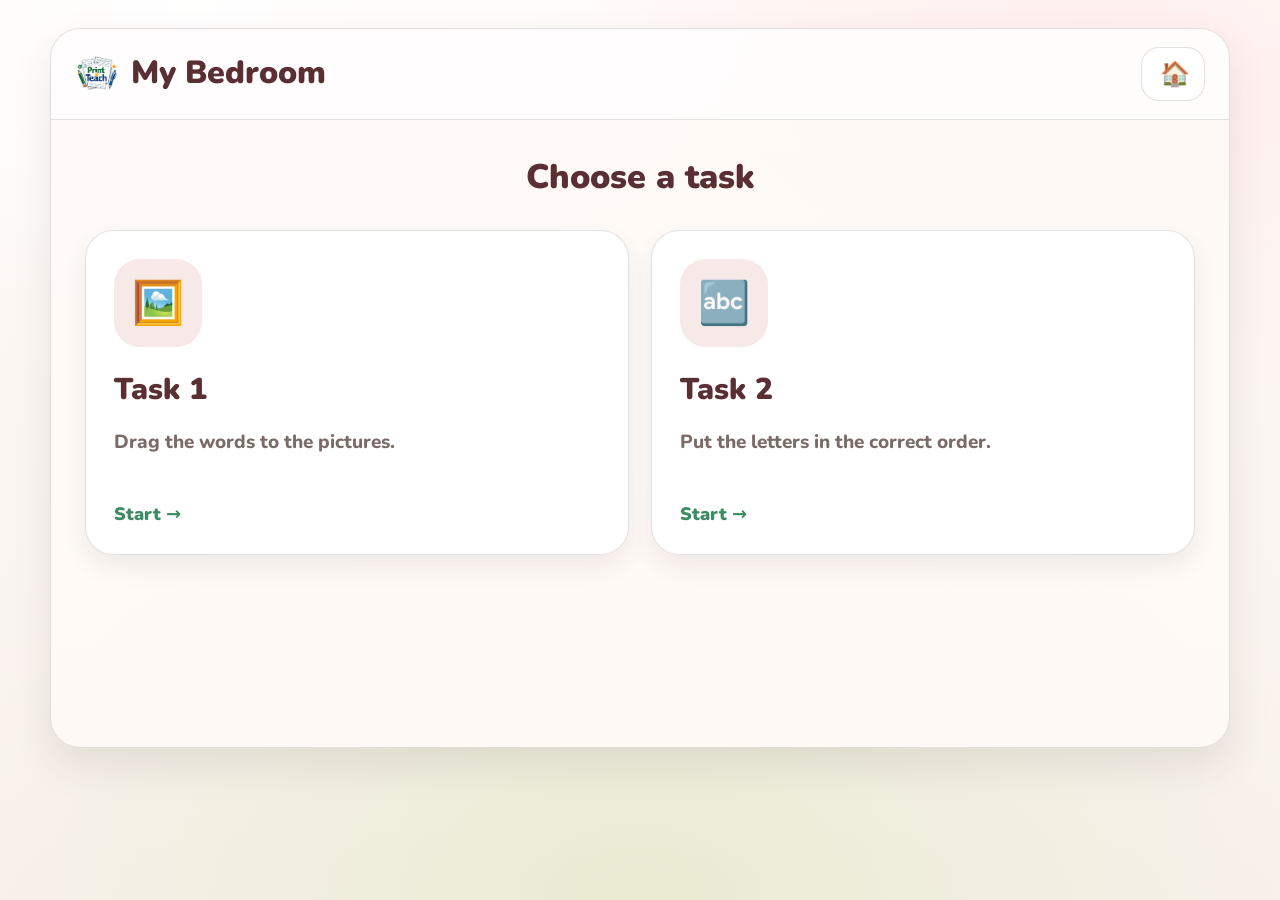
<file: bedroom/index.html>
<!DOCTYPE html>
<html lang="en">
<head>
  <meta charset="UTF-8">
  <meta name="viewport" content="width=device-width, initial-scale=1.0">
  <title>My Bedroom | Online Bonus</title>

  <link rel="preconnect" href="https://fonts.googleapis.com">
  <link rel="preconnect" href="https://fonts.gstatic.com" crossorigin>
  <link href="https://fonts.googleapis.com/css2?family=Nunito:wght@600;700;800;900&display=swap" rel="stylesheet">

  <link rel="stylesheet" href="style.css">
</head>

<body>
  <div class="wrap">
    <div class="app">

   <header>

  <div class="brand">
    <img src="images/avatar.png" alt="Print & Teach">

    <div>
      <h1>My Bedroom</h1>
      <p></p>
    </div>

  </div>

  <button class="homeBtn" id="homeBtn" type="button">🏠</button>

</header>

      <main id="main"></main>

    </div>
  </div>

  <script src="script.js"></script>
</body>
</html>
</file>
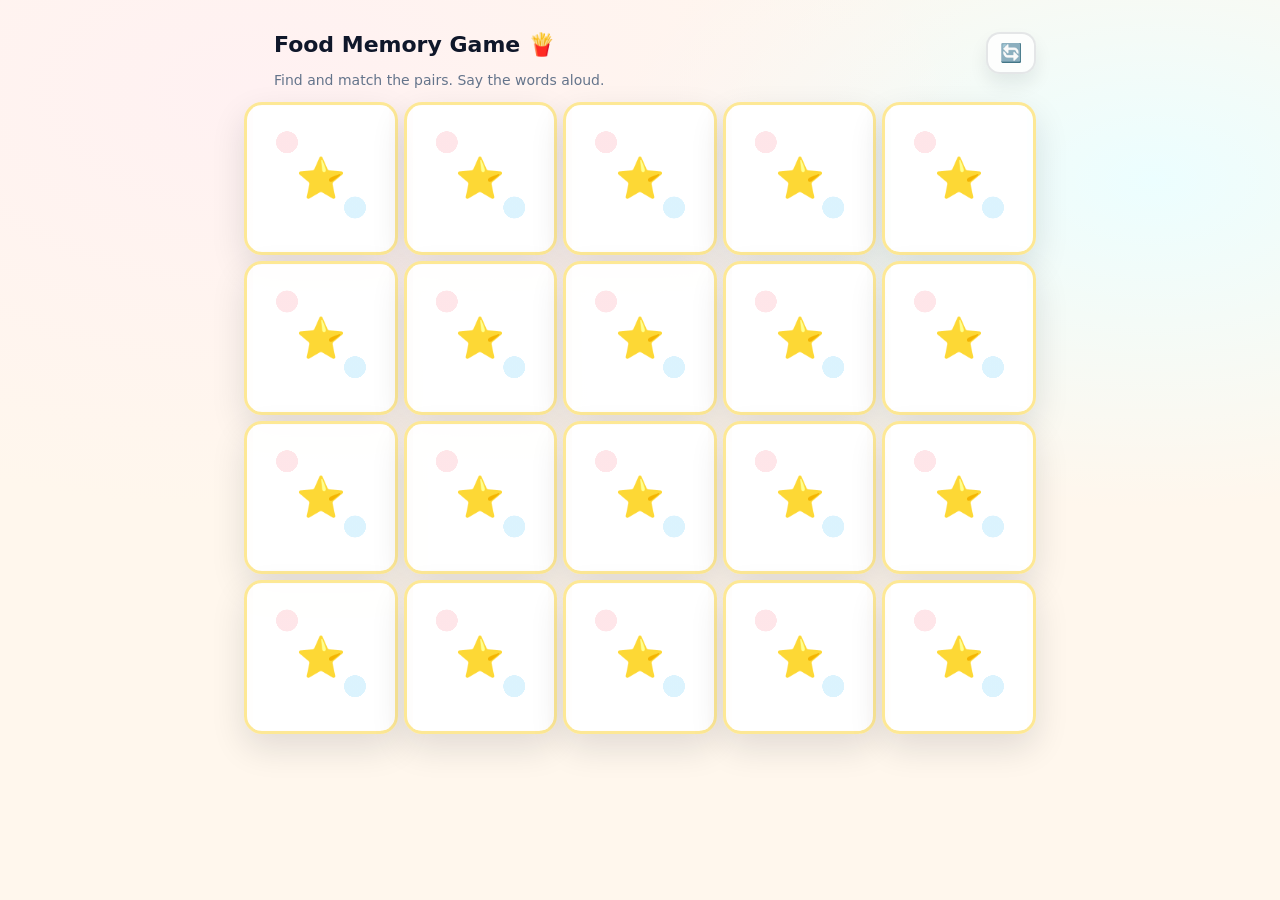
<file: food-memory/index.html>
<!doctype html>
<html lang="ru">
<head>
  <meta charset="utf-8" />
  <meta name="viewport" content="width=device-width,initial-scale=1" />
  <title>Memory • Food</title>
  <link rel="stylesheet" href="style.css" />
</head>

<body>
  <div class="wrap">
    <header class="top">
      <div class="title">
       
        <div>
          <h1>Food Memory Game 🍟</h1>
          <div class="hint">Find and match the pairs. Say the words aloud.</div>
        </div>
      </div>

      <div class="actions">
        <button class="btn" id="restartBtn">🔄</button>
      </div>
    </header>

    <main>
      <div class="grid" id="grid" aria-label="Игра мемори"></div>
    </main>

    <div class="win" id="win" hidden>
      <div class="winCard" role="dialog" aria-modal="true">
        <div class="winTitle">🎉 Great!</div>
        <div class="winText"></div>
        <button class="btn big" id="playAgainBtn">Play again</button>
      </div>
    </div>
  </div>

  <script src="script.js"></script>
</body>
</html>
</file>
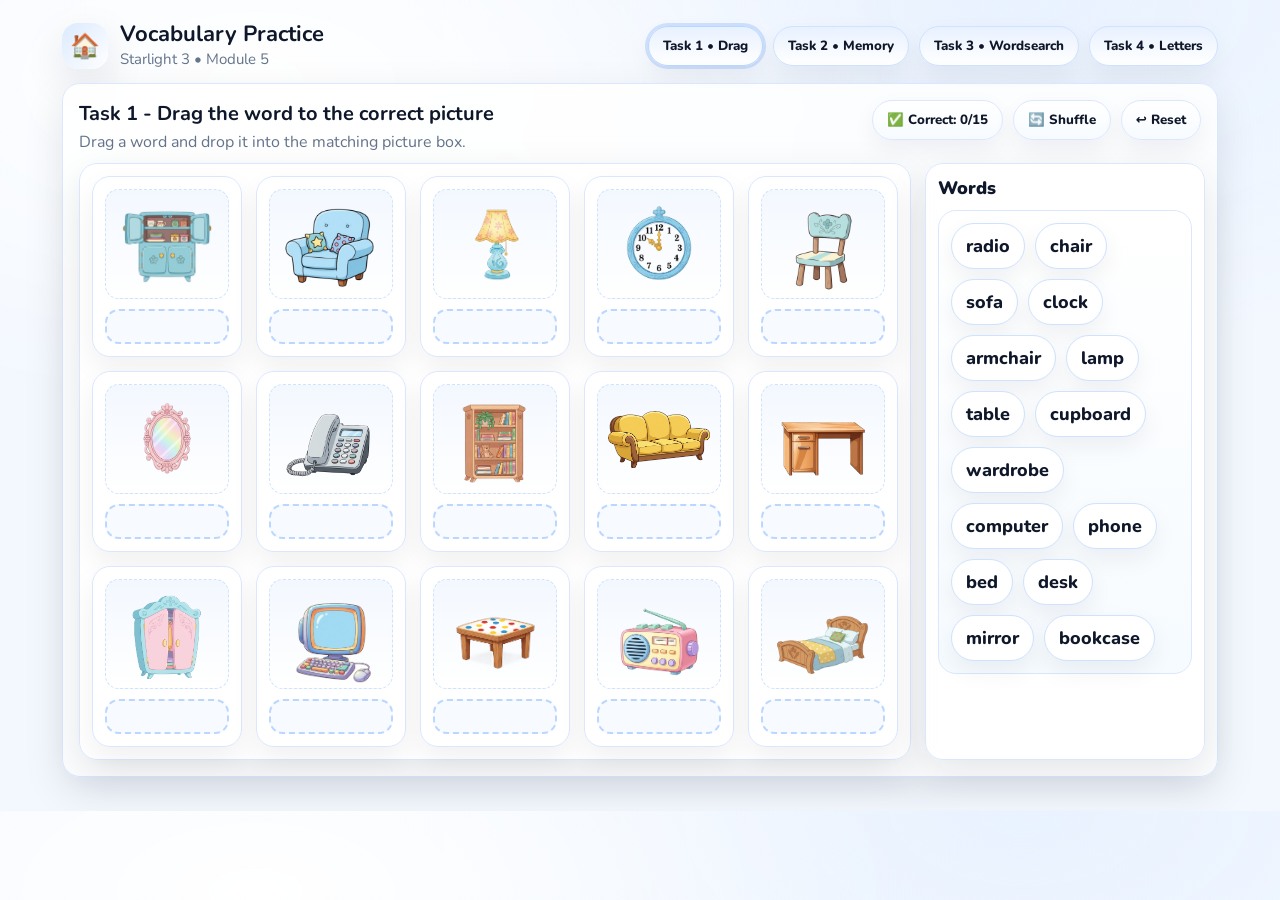
<file: furniture/index.html>
<!doctype html>
<html lang="en">
<head>
  <meta charset="utf-8" />
  <meta name="viewport" content="width=device-width,initial-scale=1" />
  <title>Starlight 3 • Module 5 • Where’s Alvin? • Mini Site</title>

  <link rel="preconnect" href="https://fonts.googleapis.com">
  <link rel="preconnect" href="https://fonts.gstatic.com" crossorigin>
  <link href="https://fonts.googleapis.com/css2?family=Nunito:wght@400;700;800&display=swap" rel="stylesheet">

  <style>
    :root{
      --bg:#f3f8ff;
      --card:#ffffff;
      --ink:#0f172a;
      --muted:#64748b;
      --line:#dbe7ff;
      --accent:#3b82f6;
      --good:#22c55e;
      --bad:#ef4444;
      --soft:#eef5ff;
      --shadow: 0 14px 40px rgba(15,23,42,.10);
      --radius:18px;
      --font: "Nunito", system-ui, -apple-system, Segoe UI, Roboto, Arial, sans-serif;
      --fs:18px;
    }

    *{box-sizing:border-box}

    html, body{ overflow-x:hidden; } /* ✅ убрали правый скролл */

    body{
      margin:0;
      font-family:var(--font);
      font-size:var(--fs);
      color:var(--ink);
      background:
        radial-gradient(1000px 500px at 20% 10%, #ffffff 0%, rgba(255,255,255,0) 65%),
        radial-gradient(900px 500px at 80% 0%, #e9f2ff 0%, rgba(233,242,255,0) 70%),
        var(--bg);
      -webkit-user-select:none;
      user-select:none;
    }

    .wrap{max-width:1200px;margin:0 auto;padding:22px}
    header{
      display:flex;gap:14px;align-items:center;justify-content:space-between;flex-wrap:wrap;
      margin-bottom:14px;
    }
    .title{display:flex;gap:12px;align-items:center;}
    .badge{
      width:46px;height:46px;border-radius:16px;background:linear-gradient(135deg,#dbeafe,#fff);
      display:grid;place-items:center;box-shadow:var(--shadow);
      font-size:24px;
    }
    h1{margin:0;font-size:22px;line-height:1.15}
    .sub{margin:2px 0 0;color:var(--muted);font-size:15px}

    .topbar{display:flex;gap:10px;align-items:center;flex-wrap:wrap;}

    .btn{
      border:1px solid var(--line);
      background:linear-gradient(180deg,#ffffff,#f7fbff);
      color:var(--ink);
      border-radius:999px;
      padding:10px 14px;
      font-family:var(--font);
      font-weight:800;
      cursor:pointer;
      box-shadow:0 10px 24px rgba(15,23,42,.06);
      transition:transform .08s ease, box-shadow .2s ease, border-color .2s ease;
      user-select:none;
      white-space:nowrap;
    }
    .btn:hover{transform:translateY(-1px);box-shadow:0 14px 30px rgba(15,23,42,.10);border-color:#c8dcff}
    .btn:active{transform:translateY(0)}
    .btn.primary{background:linear-gradient(180deg,#e8f1ff,#ffffff);border-color:#cfe2ff;}
    .btn.active{outline:3px solid rgba(59,130,246,.20);border-color:#bcd7ff;}
    .btn.good{border-color:rgba(34,197,94,.35); background:linear-gradient(180deg,#eafff2,#ffffff)}
    .btn.bad{border-color:rgba(239,68,68,.35); background:linear-gradient(180deg,#ffecec,#ffffff)}

    .panel{
      background:rgba(255,255,255,.8);
      border:1px solid var(--line);
      border-radius:var(--radius);
      box-shadow:var(--shadow);
      padding:16px;
      backdrop-filter: blur(6px);
    }

    .row{display:grid;gap:14px}
    .row.two{grid-template-columns: 1fr 280px;}
    @media (max-width: 980px){ .row.two{grid-template-columns:1fr} }

    .task{display:none}
    .task.active{display:block}

    .taskhead{
      display:flex;justify-content:space-between;gap:12px;align-items:flex-start;flex-wrap:wrap;
      margin-bottom:10px;
    }
    .taskhead h2{margin:0;font-size:20px}
    .hint{color:var(--muted);font-size:16px;margin:4px 0 0}

    /* ===== Task 1: chips ===== */
    .chips{
      display:flex;
      gap:10px;
      flex-wrap:wrap;
      align-items:flex-start;
      align-content:flex-start;
      padding:12px;
      background:linear-gradient(180deg,#ffffff,#f6fbff);
      border:1px solid var(--line);
      border-radius:var(--radius);
      min-height:70px;
    }

    .chip{
      border:1px solid #cfe2ff;
      background:#fff;
      border-radius:999px;
      padding:10px 14px;
      font-weight:800;
      cursor:grab;
      box-shadow:0 10px 24px rgba(15,23,42,.06);
      user-select:none;
      transition:transform .08s ease, border-color .2s ease;
    }
    .chip:active{cursor:grabbing;transform:scale(.98)}
    .chip.used{opacity:.45;cursor:not-allowed;text-decoration:line-through;}
    .chip.correct{border-color:rgba(34,197,94,.55); background:#f0fff5}
    .chip.wrong{border-color:rgba(239,68,68,.55); background:#fff1f1}

    .grid15{display:grid;grid-template-columns:repeat(5, minmax(150px, 1fr));gap:14px;}
    @media (max-width: 980px){ .grid15{grid-template-columns:repeat(3, minmax(140px, 1fr));} }
    @media (max-width: 520px){ .grid15{grid-template-columns:repeat(2, minmax(140px, 1fr));} }

    .piccard{
      background:#fff;
      border:1px solid var(--line);
      border-radius:var(--radius);
      box-shadow:0 12px 28px rgba(15,23,42,.06);
      padding:12px;
      display:grid;
      gap:10px;
      align-content:start;
      min-height:145px;
    }
    .pic{
      width:100%;
      border-radius:14px;
      background:linear-gradient(180deg,#f3f8ff,#ffffff);
      border:1px dashed #cfe2ff;
      height:110px;
      display:grid;
      place-items:center;
      overflow:hidden;
    }
    .pic img{
      width:100%;
      height:95%;
      object-fit:contain;
      padding:10px;
    }

    .drop{
      border-radius:14px;
      border:2px dashed #bcd7ff;
      background:#f7fbff;
      padding:8px;
      min-height:35px;
      display:grid;
      place-items:center;
      font-weight:800;
      color:var(--muted);
      transition:border-color .2s ease, background .2s ease;
    }
    .drop.over{border-color:var(--accent); background:#eef6ff; color:var(--ink)}
    .drop.filled{border-style:solid; border-color:rgba(34,197,94,.45); background:#f0fff5; color:var(--ink)}
    .drop.bad{border-style:solid; border-color:rgba(239,68,68,.45); background:#fff1f1; color:var(--ink)}

    .stats{display:flex;gap:10px;flex-wrap:wrap;align-items:center;color:var(--muted);font-weight:800;}
    .pill{
      background:#fff;
      border:1px solid var(--line);
      border-radius:999px;
      padding:9px 12px;
      box-shadow:0 10px 24px rgba(15,23,42,.06);
    }

    /* ===== Task 2: Memory ===== */
    .memgrid{
      display:grid;
      grid-template-columns:repeat(4, minmax(130px, 1fr));
      gap:14px;
    }
    @media (max-width: 980px){ .memgrid{grid-template-columns:repeat(4, minmax(110px, 1fr));} }
    @media (max-width: 520px){ .memgrid{grid-template-columns:repeat(3, minmax(110px, 1fr));} }

    .mcard{
      border-radius:18px;
      border:1px solid var(--line);
      background:#fff;
      min-height:110px;
      display:grid;
      place-items:center;
      cursor:pointer;
      box-shadow:0 12px 28px rgba(15,23,42,.06);
      position:relative;
      overflow:hidden;
      user-select:none;
      font-weight:900;
      transition:transform .08s ease, box-shadow .2s ease;
    }
    .mcard:hover{transform:translateY(-1px);box-shadow:0 16px 34px rgba(15,23,42,.10)}
    .mcard:active{transform:translateY(0)}

    .mcard .front, .mcard .back{
      position:absolute;
      inset:0;
      display:flex;
      align-items:center;
      justify-content:center;
      padding:10px;
      overflow:hidden;
    }

    .mcard .back{
      background:linear-gradient(180deg,#ffffff,#f6fbff);
      color:var(--ink);
      font-size:34px;
    }
    .mcard .front{
      opacity:0;
      background:linear-gradient(180deg,#ffffff,#ffffff);
      font-size:28px;
      text-align:center;
      font-weight:900;
    }
    .mcard .front img{
      max-width: 90%;
      max-height: 90%;
      object-fit: contain;
      display: block;
      margin: 0 auto;
    }
    .mcard.revealed .front{opacity:1}
    .mcard.revealed .back{opacity:0}
    .mcard.matched{
      border-color:rgba(34,197,94,.55);
      background:#f0fff5;
      box-shadow:0 14px 32px rgba(34,197,94,.15);
      cursor:default;
    }

    /* ===== Task 3: Wordsearch ===== */
    .ws{
      display:grid;
      grid-template-columns: minmax(0, 1fr) 360px;
      gap:12px;
      align-items:stretch;
    }
    @media (max-width: 980px){ .ws{grid-template-columns:1fr} }

    .board{
      background:#fff;
      border:1px solid var(--line);
      border-radius:var(--radius);
      padding:10px;
      box-shadow:0 12px 28px rgba(15,23,42,.06);
      height:100%;
      display:flex;
      flex-direction:column;
      min-width:0;
    }

    .boardgrid{
      --cell: 34px;
      display:grid;
      grid-template-columns: repeat(var(--n), var(--cell));
      gap:5px;
      justify-content:center;
    }

    .cell{
      width:var(--cell);
      height:var(--cell);
      border-radius:12px;
      border:2px solid #cfe2ff;
      background:#f7fbff;
      font-weight:900;
      display:grid;
      place-items:center;
      cursor:pointer;
      user-select:none;
      transition:transform .05s ease, background .15s ease, border-color .15s ease;
    }
    .cell:hover{transform:translateY(-1px)}
    .cell.good{background:#eafff2;border-color:rgba(34,197,94,.55)}
    .cell.locked{background:#eafff2;border-color:rgba(34,197,94,.55); cursor:default}
    .cell.bad{background:#ffecec;border-color:rgba(239,68,68,.55)}

    .wlist{
      background:#fff;
      border:1px solid var(--line);
      border-radius:var(--radius);
      padding:14px;
      box-shadow:0 12px 28px rgba(15,23,42,.06);
      height:100%;
      display:flex;
      flex-direction:column;
      min-width:0;
    }
    .wlist h3{margin:0 0 10px}

    #wsWords{
      display:grid;
      grid-template-columns: repeat(2, 1fr);
      gap:10px 12px;
      align-content:start;
      margin-top:6px;
    }

    #wsWords .wordbtn{
      width:100%;
      text-align:center;
      border:1px solid var(--line);
      background:linear-gradient(180deg,#ffffff,#f7fbff);
      border-radius:16px;
      padding:12px 12px;
      font-weight:900;
      font-size:18px;
      line-height:1.05;
      cursor:pointer;
      margin:0;
      box-shadow:0 10px 24px rgba(15,23,42,.06);
      transition:transform .08s ease, box-shadow .2s ease, border-color .2s ease;
    }
    #wsWords .wordbtn:hover{transform:translateY(-1px);box-shadow:0 14px 30px rgba(15,23,42,.10);border-color:#c8dcff}
    #wsWords .wordbtn:active{transform:translateY(0)}
   #wsWords .wordbtn.active{
  border-color:#2563eb;               /* насыщенный синий */
  outline:4px solid #93c5fd;          /* яркая внешняя рамка */
  background:linear-gradient(180deg,#e0edff,#ffffff);
  box-shadow:
    0 0 0 4px rgba(37,99,235,.25),
    0 14px 30px rgba(37,99,235,.20);
}

    #wsWords .wordbtn.found{background:linear-gradient(180deg,#eafff2,#ffffff); border-color:rgba(34,197,94,.55)}

    .smallmuted{color:var(--muted);margin:8px 0 0}

    .footnote{
      color:var(--muted);
      font-size:14px;
      margin-top:12px;
    }
    #soundBtn{ display:none; }

    /* ===== Task 4: Letters (bigger + bold) ===== */
    .t4-letter{
      width:64px;
      height:64px;
      border-radius:16px;
      border:2px solid #cfe2ff;
      background:#eef5ff;
      display:grid;
      place-items:center;

      font-weight:900;
      font-size:28px;
      line-height:1;
      letter-spacing:0.5px;

      cursor:grab;
      user-select:none;
    }

    .t4-slot{
      width:64px;
      height:64px;
      border-radius:16px;

      border:2px dashed #bcd7ff;
      background:#f7fbff;

      font-weight:900;
      font-size:28px;
      line-height:1;
      display:grid;
      place-items:center;
      user-select:none;
    }
  </style>
</head>

<body>
  <div class="wrap">
    <header>
      <div class="title">
        <div class="badge">🏠</div>
        <div>
          <h1>Vocabulary Practice</h1>
          <div class="sub">Starlight 3 • Module 5</div>
        </div>
      </div>

      <div class="topbar">
        <button class="btn primary active" data-tab="task1">Task 1 • Drag</button>
        <button class="btn primary" data-tab="task2">Task 2 • Memory</button>
        <button class="btn primary" data-tab="task3">Task 3 • Wordsearch</button>
        <button class="btn primary" data-tab="task4">Task 4 • Letters</button>
        <button class="btn" id="soundBtn" title="Sound on/off">🔊 Sound: ON</button>
      </div>
    </header>

    <!-- TASK 1 -->
    <section id="task1" class="task active">
      <div class="panel">
        <div class="taskhead">
          <div>
            <h2>Task 1 - Drag the word to the correct picture</h2>
            <div class="hint">Drag a word and drop it into the matching picture box.</div>
          </div>
          <div class="stats">
            <button class="btn" id="t1Score">✅ Correct: <span id="t1Correct">0</span>/15</button>
            <button class="btn" id="t1Shuffle">🔄 Shuffle</button>
            <button class="btn" id="t1Reset">↩ Reset</button>
          </div>
        </div>

        <div class="row two">
          <div class="panel" style="padding:12px">
            <div class="grid15" id="t1Grid"></div>
          </div>

          <div class="panel" style="padding:12px">
            <div style="font-weight:900;margin:0 0 10px">Words</div>
            <div class="chips" id="t1Chips"></div>
            <div class="footnote"></div>
          </div>
        </div>
      </div>
    </section>

    <!-- TASK 2 -->
    <section id="task2" class="task">
      <div class="panel">
        <div class="taskhead">
          <div>
            <h2>Task 2 - Memory game (pictures + words)</h2>
            <div class="hint">Name the numbers. Click the cards. Find 8 pairs.</div>
          </div>
          <div class="stats">
            <button class="btn" id="t2Score">🎯 Progress: <span id="t2Prog">0</span>/8</button>
            <button class="btn" id="t2New">🎲 New game</button>
          </div>
        </div>

        <div class="panel" style="padding:12px">
          <div class="memgrid" id="t2Grid"></div>
        </div>
      </div>
    </section>

    <!-- TASK 3 -->
    <section id="task3" class="task">
      <div class="panel">
        <div class="taskhead">
          <div>
            <h2>Task 3 - Wordsearch</h2>
            <div class="hint">Click a word on the right, then click letters in order in the grid.</div>
          </div>
          <div class="stats">
            <button class="btn" id="t3Score">
              ⭐ Words found: <span id="t3Found">0</span>/<span id="t3Total">0</span>
            </button>
            <button class="btn" id="t3New">🧩 New grid</button>
          </div>
        </div>

        <div class="ws">
          <div class="board">
            <div class="boardgrid" id="wsGrid"></div>
            <div class="smallmuted" id="wsStatus">Choose a word → click letters.</div>
          </div>

          <div class="wlist">
            <h3>Words</h3>
            <div id="wsWords"></div>
            <div class="footnote"></div>
          </div>
        </div>
      </div>
    </section>

    <!-- TASK 4 -->
    <section id="task4" class="task">
      <div class="panel">
        <div class="taskhead">
          <div>
            <h2>Task 4 – Letters</h2>
            <div class="hint">Drag the letters to make the word.</div>
          </div>
          <div class="stats">
            <button class="btn" id="t4Score">⭐ 0 / 10</button>
          </div>
        </div>

        <div class="panel" style="Attached; padding:24px;text-align:center">
          <!-- picture -->
          <div style="margin-bottom:18px">
            <img id="t4Img" src="images/clock.png" alt="word" style="max-width:160px">
          </div>

          <!-- letters (JS fills) -->
          <div id="t4Letters" style="display:flex;gap:10px;justify-content:center;flex-wrap:wrap;margin-bottom:16px"></div>

          <!-- slots (JS fills) -->
          <div id="t4Slots" style="display:flex;gap:10px;justify-content:center;flex-wrap:wrap"></div>
        </div>
      </div>
    </section>

    <div class="footnote"></div>
  </div>

  <script>
    /***************
     * Sound (simple beeps)
     ***************/
    let SOUND_ON = true;
    const soundBtn = document.getElementById('soundBtn');
    soundBtn.addEventListener('click', () => {
      SOUND_ON = !SOUND_ON;
      soundBtn.textContent = SOUND_ON ? "🔊 Sound: ON" : "🔇 Sound: OFF";
      soundBtn.classList.toggle('good', SOUND_ON);
      soundBtn.classList.toggle('bad', !SOUND_ON);
    });

    function beep(freq=520, ms=90, type='sine', gain=0.05){
      if(!SOUND_ON) return;
      const AudioCtx = window.AudioContext || window.webkitAudioContext;
      if(!AudioCtx) return;
      const ctx = new AudioCtx();
      const o = ctx.createOscillator();
      const g = ctx.createGain();
      o.type = type;
      o.frequency.value = freq;
      g.gain.value = gain;
      o.connect(g); g.connect(ctx.destination);
      o.start();
      setTimeout(() => { o.stop(); ctx.close(); }, ms);
    }

    // ✅ УБРАЛИ “приятный/финальный гудок” полностью
    const sOk = () => {};
    const sBad = () => { beep(180,130,'sawtooth',0.04); };

    /***************
     * Tabs
     ***************/
    const tabs = [...document.querySelectorAll('[data-tab]')];
    const tasks = {
      task1: document.getElementById('task1'),
      task2: document.getElementById('task2'),
      task3: document.getElementById('task3'),
      task4: document.getElementById('task4'),
    };
    tabs.forEach(btn=>{
      btn.addEventListener('click',()=>{
        tabs.forEach(b=>b.classList.remove('active'));
        btn.classList.add('active');
        Object.values(tasks).forEach(s=>s.classList.remove('active'));
        tasks[btn.dataset.tab].classList.add('active');
      });
    });

    /***************
     * Shared helpers
     ***************/
    function shuffle(arr){
      const a = arr.slice();
      for(let i=a.length-1;i>0;i--){
        const j = Math.floor(Math.random()*(i+1));
        [a[i],a[j]]=[a[j],a[i]];
      }
      return a;
    }

    function escapeHtml(str){
      return String(str)
        .replaceAll("&","&amp;")
        .replaceAll("<","&lt;")
        .replaceAll(">","&gt;")
        .replaceAll('"',"&quot;")
        .replaceAll("'","&#039;");
    }

    /***************
     * Task 1 — Drag
     ***************/
    const vocab15 = [
      {id:'armchair', label:'armchair', img:'images/armchair.png'},
      {id:'bed', label:'bed', img:'images/bed.png'},
      {id:'bookcase', label:'bookcase', img:'images/bookcase.png'},
      {id:'desk', label:'desk', img:'images/desk.png'},
      {id:'chair', label:'chair', img:'images/chair.png'},
      {id:'clock', label:'clock', img:'images/clock.png'},
      {id:'computer', label:'computer', img:'images/computer.png'},
      {id:'cupboard', label:'cupboard', img:'images/cupboard.png'},
      {id:'lamp', label:'lamp', img:'images/lamp.png'},
      {id:'mirror', label:'mirror', img:'images/mirror.png'},
      {id:'phone', label:'phone', img:'images/phone.png'},
      {id:'radio', label:'radio', img:'images/radio.png'},
      {id:'sofa', label:'sofa', img:'images/sofa.png'},
      {id:'table', label:'table', img:'images/table.png'},
      {id:'wardrobe', label:'wardrobe', img:'images/wardrobe.png'},
    ];

    const t1Grid = document.getElementById('t1Grid');
    const t1Chips = document.getElementById('t1Chips');
    const t1CorrectEl = document.getElementById('t1Correct');
    let t1State = { correct:0, used:new Set() };

    function renderTask1(){
      t1Grid.innerHTML = '';
      t1Chips.innerHTML = '';
      t1State.correct = 0;
      t1State.used = new Set();
      t1CorrectEl.textContent = '0';

      const pics = shuffle(vocab15);
      const words = shuffle(vocab15);

      pics.forEach(item=>{
        const card = document.createElement('div');
        card.className = 'piccard';
        card.innerHTML = `
          <div class="pic" aria-label="${item.label}">
            <img src="${item.img}" alt="${item.label}" draggable="false">
          </div>
          <div class="drop" data-accept="${item.id}"></div>
        `;
        t1Grid.appendChild(card);
      });

      words.forEach(item=>{
        const chip = document.createElement('div');
        chip.className = 'chip';
        chip.draggable = true;
        chip.dataset.wordId = item.id;
        chip.textContent = item.label;
        chip.addEventListener('dragstart', (e)=>{
          if(chip.classList.contains('used')){ e.preventDefault(); return; }
          e.dataTransfer.setData('text/plain', item.id);
          chip.style.opacity = '0.6';
          setTimeout(()=>chip.style.opacity='', 120);
        });
        t1Chips.appendChild(chip);
      });

      [...document.querySelectorAll('.drop')].forEach(drop=>{
        drop.addEventListener('dragover', (e)=>{ e.preventDefault(); drop.classList.add('over'); });
        drop.addEventListener('dragleave', ()=> drop.classList.remove('over'));
        drop.addEventListener('drop', (e)=>{
          e.preventDefault();
          drop.classList.remove('over');
          if(drop.classList.contains('filled')) return;

          const got = e.dataTransfer.getData('text/plain');
          const need = drop.dataset.accept;

          const chip = [...t1Chips.querySelectorAll('.chip')].find(c=>c.dataset.wordId===got);
          if(!chip || chip.classList.contains('used')) return;

          if(got === need){
            drop.classList.remove('bad');
            drop.classList.add('filled');
            drop.textContent = chip.textContent;

            chip.classList.add('used','correct');
            t1State.used.add(got);

            t1State.correct++;
            t1CorrectEl.textContent = String(t1State.correct);
            sOk();
          }else{
            drop.classList.add('bad');
            chip.classList.add('wrong');
            sBad();
            setTimeout(()=>{
              drop.classList.remove('bad');
              chip.classList.remove('wrong');
            }, 450);
          }
        });
      });
    }

    document.getElementById('t1Shuffle').addEventListener('click', renderTask1);
    document.getElementById('t1Reset').addEventListener('click', renderTask1);

    /***************
     * Task 2 — Memory (8 pairs)
     ***************/
    const memPairs = [
      {id:'armchair', label:'armchair', img:'images/armchair.png'},
      {id:'bookcase', label:'bookcase', img:'images/bookcase.png'},
      {id:'cupboard', label:'cupboard', img:'images/cupboard.png'},
      {id:'computer', label:'computer', img:'images/computer.png'},
      {id:'lamp', label:'lamp', img:'images/lamp.png'},
      {id:'wardrobe', label:'wardrobe', img:'images/wardrobe.png'},
      {id:'mirror', label:'mirror', img:'images/mirror.png'},
      {id:'clock', label:'clock', img:'images/clock.png'},
    ];

    const t2Grid = document.getElementById('t2Grid');
    const t2Prog = document.getElementById('t2Prog');

    let t2 = {
      deck: [],
      revealed: [],
      matched: new Set(),
      progress: 0,
      attempts: 0,
      busy: false
    };

    function buildMemoryDeck(){
      const cards = [];
      memPairs.forEach(p=>{
        cards.push({key: p.id, type:'img', front: p.img, text: p.label});
        cards.push({key: p.id, type:'word', front: p.label, text: p.label});
      });
      return shuffle(cards);
    }

    function renderTask2(){
      t2.deck = buildMemoryDeck();
      t2.revealed = [];
      t2.matched = new Set();
      t2.progress = 0;
      t2.attempts = 0;
      t2.busy = false;
      t2Prog.textContent = '0';
      t2Grid.innerHTML = '';

      t2.deck.forEach((c, idx)=>{
        const card = document.createElement('div');
        card.className = 'mcard';
        card.dataset.index = String(idx);
        card.dataset.key = c.key;
        card.dataset.type = c.type;

        const frontHTML = (c.type === 'img')
          ? `<img src="${escapeHtml(c.front)}" alt="${escapeHtml(c.text||'')}" draggable="false">`
          : escapeHtml(c.front);

        card.innerHTML = `
          <div class="back">${idx+1}</div>
          <div class="front">${frontHTML}</div>
        `;

        card.addEventListener('click', ()=> onMemoryClick(card));
        t2Grid.appendChild(card);
      });
    }

    function onMemoryClick(cardEl){
      if(t2.busy) return;
      const idx = Number(cardEl.dataset.index);
      const key = cardEl.dataset.key;
      if(t2.matched.has(idx)) return;
      if(cardEl.classList.contains('revealed')) return;

      cardEl.classList.add('revealed');
      t2.revealed.push({idx, key, el: cardEl});

      if(t2.revealed.length === 2){
        t2.busy = true;

        const [a,b] = t2.revealed;
        const ok = (a.key === b.key) && (a.el.dataset.type !== b.el.dataset.type);

        if(ok){
          sOk();
          t2.matched.add(a.idx);
          t2.matched.add(b.idx);
          a.el.classList.add('matched');
          b.el.classList.add('matched');
          t2.progress++;
          t2Prog.textContent = String(t2.progress);
          t2.revealed = [];
          t2.busy = false;
        }else{
          sBad();
          setTimeout(()=>{
            a.el.classList.remove('revealed');
            b.el.classList.remove('revealed');
            t2.revealed = [];
            t2.busy = false;
          }, 650);
        }
      }
    }

    document.getElementById('t2New').addEventListener('click', renderTask2);

    /***************
     * Task 3 — Wordsearch (10 words)
     ***************/
    const wsWordsRaw = [
      "CUPBOARD",
      "BOOKCASE",
      "WARDROBE",
      "LAMP",
      "COMPUTER",
      "ARMCHAIR",
      "MIRROR",
      "CLOCK",
      "TABLE",
      "PHONE",
    ];

    const wsGridEl = document.getElementById('wsGrid');
    const wsWordsEl = document.getElementById('wsWords');
    const wsStatus = document.getElementById('wsStatus');
    const t3FoundEl = document.getElementById('t3Found');
    const t3TotalEl = document.getElementById('t3Total');

    let ws = {
      size: 14,
      grid: [],
      placements: [],
      activeWord: null,
      activeIndex: 0,
      tempCells: [],
      found: new Set(),
      locked: new Set()
    };

    function neighbors8(idx){
      const r = Math.floor(idx / ws.size);
      const c = idx % ws.size;
      const out = [];
      for(let dr=-1; dr<=1; dr++){
        for(let dc=-1; dc<=1; dc++){
          if(dr===0 && dc===0) continue;
          const rr = r + dr;
          const cc = c + dc;
          if(rr>=0 && rr<ws.size && cc>=0 && cc<ws.size){
            out.push(rr*ws.size + cc);
          }
        }
      }
      return out;
    }

    function placeWordNoTouch(word){
      const maxTries = 1600;

      for(let t=0; t<maxTries; t++){
        const dir = Math.random() < 0.5 ? "H" : "V";
        const r = Math.floor(Math.random()*ws.size);
        const c = Math.floor(Math.random()*ws.size);

        const cells = [];
        if(dir === "H"){
          if(c + word.length > ws.size) continue;
          for(let k=0;k<word.length;k++) cells.push(r*ws.size + (c+k));
        }else{
          if(r + word.length > ws.size) continue;
          for(let k=0;k<word.length;k++) cells.push((r+k)*ws.size + c);
        }

        const cand = new Set(cells);

        let ok = true;
        for(const idx of cells){
          if(ws.grid[idx]) { ok=false; break; }
        }
        if(!ok) continue;

        for(const idx of cells){
          const near = neighbors8(idx);
          for(const n of near){
            if(cand.has(n)) continue;
            if(ws.grid[n]) { ok=false; break; }
          }
          if(!ok) break;
        }
        if(!ok) continue;

        for(let k=0;k<word.length;k++){
          ws.grid[cells[k]] = word[k];
        }
        ws.placements.push({word, cells});
        return true;
      }

      return false;
    }

    function buildWordSearchOrRetry(){
      const maxBuildAttempts = 60;
      for(let attempt=0; attempt<maxBuildAttempts; attempt++){
        ws.grid = Array(ws.size * ws.size).fill("");
        ws.placements = [];

        const words = shuffle(wsWordsRaw);
        let okAll = true;
        for(const w of words){
          const ok = placeWordNoTouch(w);
          if(!ok){ okAll = false; break; }
        }
        if(okAll) return true;
      }
      return false;
    }

    function newWordSearch(){
      ws.activeWord = null;
      ws.activeIndex = 0;
      ws.tempCells = [];
      ws.found = new Set();
      ws.locked = new Set();
      t3FoundEl.textContent = "0";
      if(t3TotalEl) t3TotalEl.textContent = String(wsWordsRaw.length);

      const ok = buildWordSearchOrRetry();
      if(!ok){
        ws.size = 15;
        buildWordSearchOrRetry();
      }

      const letters = "ABCDEFGHIJKLMNOPQRSTUVWXYZ";
      for(let i=0;i<ws.grid.length;i++){
        if(!ws.grid[i]) ws.grid[i] = letters[Math.floor(Math.random()*letters.length)];
      }

      renderWordSearch();
    }

    function renderWordSearch(){
      wsGridEl.style.setProperty('--n', ws.size);

      wsWordsEl.innerHTML = "";
      wsWordsRaw.forEach(w=>{
        const b = document.createElement('button');
        b.className = "wordbtn";
        b.textContent = w.toLowerCase();
        b.dataset.word = w;
        b.addEventListener('click', ()=> selectWord(w));
        wsWordsEl.appendChild(b);
      });

      wsGridEl.innerHTML = "";
      ws.grid.forEach((ch, idx)=>{
        const cell = document.createElement('div');
        cell.className = "cell";
        cell.textContent = ch;
        cell.dataset.idx = String(idx);
        cell.addEventListener('click', ()=> onWsCell(idx, cell));
        wsGridEl.appendChild(cell);
      });

      setWsStatus("Choose a word → click letters.");
      syncWordButtons();
      syncLockedCells();
    }

    function setWsStatus(msg){ wsStatus.textContent = msg; }

    function selectWord(word){
      if(ws.found.has(word)) return;
      ws.activeWord = word;
      ws.activeIndex = 0;
      clearTempMarks();
      setWsStatus(`Now: ${word.toLowerCase()} (click letters in order)`);
      syncWordButtons();
    }

    function syncWordButtons(){
      [...wsWordsEl.querySelectorAll('.wordbtn')].forEach(btn=>{
        const w = btn.dataset.word;
        btn.classList.toggle('active', ws.activeWord === w);
        btn.classList.toggle('found', ws.found.has(w));
      });
    }

    function cellEl(idx){
      return wsGridEl.querySelector(`.cell[data-idx="${idx}"]`);
    }

    function syncLockedCells(){
      ws.locked.forEach(idx=>{
        const el = cellEl(idx);
        if(el){
          el.classList.add('locked','good');
          el.classList.remove('bad');
        }
      });
    }

    function clearTempMarks(){
      ws.tempCells.forEach(idx=>{
        if(ws.locked.has(idx)) return;
        const el = cellEl(idx);
        if(el) el.classList.remove('good','bad');
      });
      ws.tempCells = [];
    }

    function markBad(idx){
      if(ws.locked.has(idx)) return;
      const el = cellEl(idx);
      if(!el) return;
      el.classList.add('bad');
      setTimeout(()=>el.classList.remove('bad'), 350);
    }

    function onWsCell(idx, el){
      if(ws.locked.has(idx)) return;
      if(!ws.activeWord){
        sBad();
        setWsStatus("First choose a word on the right 🙂");
        return;
      }

      const expected = ws.activeWord[ws.activeIndex];
      const got = ws.grid[idx];

      if(got === expected){
        sOk();
        el.classList.add('good');
        ws.tempCells.push(idx);
        ws.activeIndex++;

        if(ws.activeIndex === ws.activeWord.length){
          const placement = ws.placements.find(p=>p.word===ws.activeWord);
          const clicked = ws.tempCells.slice();

          const sameSet = placement && placement.cells.length === clicked.length &&
            placement.cells.every(x => clicked.includes(x));

          if(sameSet){
            clicked.forEach(i=>ws.locked.add(i));
            ws.found.add(ws.activeWord);
            t3FoundEl.textContent = String(ws.found.size);
            setWsStatus(`✅ Found: ${ws.activeWord.toLowerCase()}!`);
          }else{
            sBad();
            setWsStatus("Oops! Try again (wrong path).");
          }

          ws.activeWord = null;
          ws.activeIndex = 0;
          ws.tempCells = [];
          syncWordButtons();
          syncLockedCells();
        }
      }else{
        sBad();
        markBad(idx);
        setWsStatus(`❌ Wrong letter. Start ${ws.activeWord.toLowerCase()} again.`);
        clearTempMarks();
        ws.activeIndex = 0;
      }
    }

    document.getElementById('t3New').addEventListener('click', newWordSearch);

    /***************
     * Task 4 — Letters (FIXED: always matches word length, auto next word)
     ***************/
    (function initTask4(){
      const lettersWrap = document.getElementById('t4Letters');
      const slotsWrap   = document.getElementById('t4Slots');
      const imgEl       = document.getElementById('t4Img');
      const scoreBtn    = document.getElementById('t4Score');
      if(!lettersWrap || !slotsWrap || !imgEl || !scoreBtn) return;

      const t4Words = [
        { word:'wardrobe', img:'images/wardrobe.png' },
        { word:'computer', img:'images/computer.png' },
        { word:'clock',    img:'images/clock.png' },
        { word:'cupboard', img:'images/cupboard.png' },
        { word:'bookcase', img:'images/bookcase.png' },
        { word:'armchair', img:'images/armchair.png' },
        { word:'table',    img:'images/table.png' },
        { word:'mirror',   img:'images/mirror.png' },
        { word:'phone',    img:'images/phone.png' },
        { word:'sofa',     img:'images/sofa.png' },
      ];

      let t4Index = 0;
      let answer  = '';
      let dragEl  = null;

      function setSlotBase(slot){
        slot.style.borderStyle = 'dashed';
        slot.style.borderColor = '#bcd7ff';
        slot.style.background  = '#f7fbff';
      }
      function setSlotGood(slot){
        slot.style.borderStyle = 'solid';
        slot.style.borderColor = 'rgba(34,197,94,.75)';
        slot.style.background  = '#eafff2';
      }
      function flashSlotBad(slot){
        slot.style.borderStyle = 'solid';
        slot.style.borderColor = 'rgba(239,68,68,.75)';
        slot.style.background  = '#ffecec';
        setTimeout(()=> setSlotBase(slot), 300);
      }

      function buildLetters(word){
        return shuffle(word.toLowerCase().split(''));
      }

      function renderWord(){
        const item = t4Words[t4Index];
        answer = item.word.toLowerCase();

        imgEl.src = item.img;
        imgEl.alt = item.word;

        // score (до решения)
        scoreBtn.textContent = `⭐ ${t4Index} / ${t4Words.length}`;

        // clear
        lettersWrap.innerHTML = '';
        slotsWrap.innerHTML = '';
        lettersWrap.style.pointerEvents = 'auto';
        slotsWrap.style.pointerEvents = 'auto';
        dragEl = null;

        // slots (по длине слова!)
        for(let i=0;i<answer.length;i++){
          const slot = document.createElement('div');
          slot.className = 't4-slot';
          slot.dataset.pos = String(i);
          slot.dataset.filled = '0';
          setSlotBase(slot);

          slot.addEventListener('dragover', e => e.preventDefault());
          slot.addEventListener('drop', e => {
            e.preventDefault();
            if(!dragEl) return;

            if(slot.dataset.filled === '1'){
              sBad();
              flashSlotBad(slot);
              dragEl = null;
              return;
            }

            const ch = (dragEl.textContent || '').toLowerCase();
            const pos = Number(slot.dataset.pos);
            const expected = answer[pos];

            if(ch === expected){
              slot.textContent = ch;
              slot.dataset.filled = '1';
              setSlotGood(slot);

              dragEl.style.visibility = 'hidden';
              dragEl.setAttribute('draggable','false');
              dragEl = null;

              const allFilled = [...slotsWrap.querySelectorAll('.t4-slot')]
                .every(s => s.dataset.filled === '1');

              if(allFilled){
                // слово собрано -> следующий
                scoreBtn.textContent = `⭐ ${t4Index + 1} / ${t4Words.length}`;

                setTimeout(()=>{
                  t4Index++;

                  if(t4Index >= t4Words.length){
                    scoreBtn.textContent = `⭐ ${t4Words.length} / ${t4Words.length} ✅`;
                    lettersWrap.style.pointerEvents = 'none';
                    slotsWrap.style.pointerEvents = 'none';
                    return;
                  }

                  renderWord();
                }, 450);
              }
            }else{
              sBad();
              flashSlotBad(slot);
              dragEl = null; // буква остаётся сверху
            }
          });

          slotsWrap.appendChild(slot);
        }

        // letters
        const letters = buildLetters(answer);
        letters.forEach(ch=>{
          const el = document.createElement('div');
          el.className = 't4-letter';
          el.textContent = ch;
          el.setAttribute('draggable','true');

          el.addEventListener('dragstart', (e)=>{
            dragEl = el;
            e.dataTransfer.setData('text/plain', ch);
            setTimeout(()=>{ el.style.opacity = '0.55'; }, 0);
          });

          el.addEventListener('dragend', ()=>{
            el.style.opacity = '';
            dragEl = null;
          });

          lettersWrap.appendChild(el);
        });
      }

      renderWord();
    })();

    /***************
     * Init
     ***************/
    renderTask1();
    renderTask2();
    newWordSearch();
  </script>
</body>
</html>
</file>
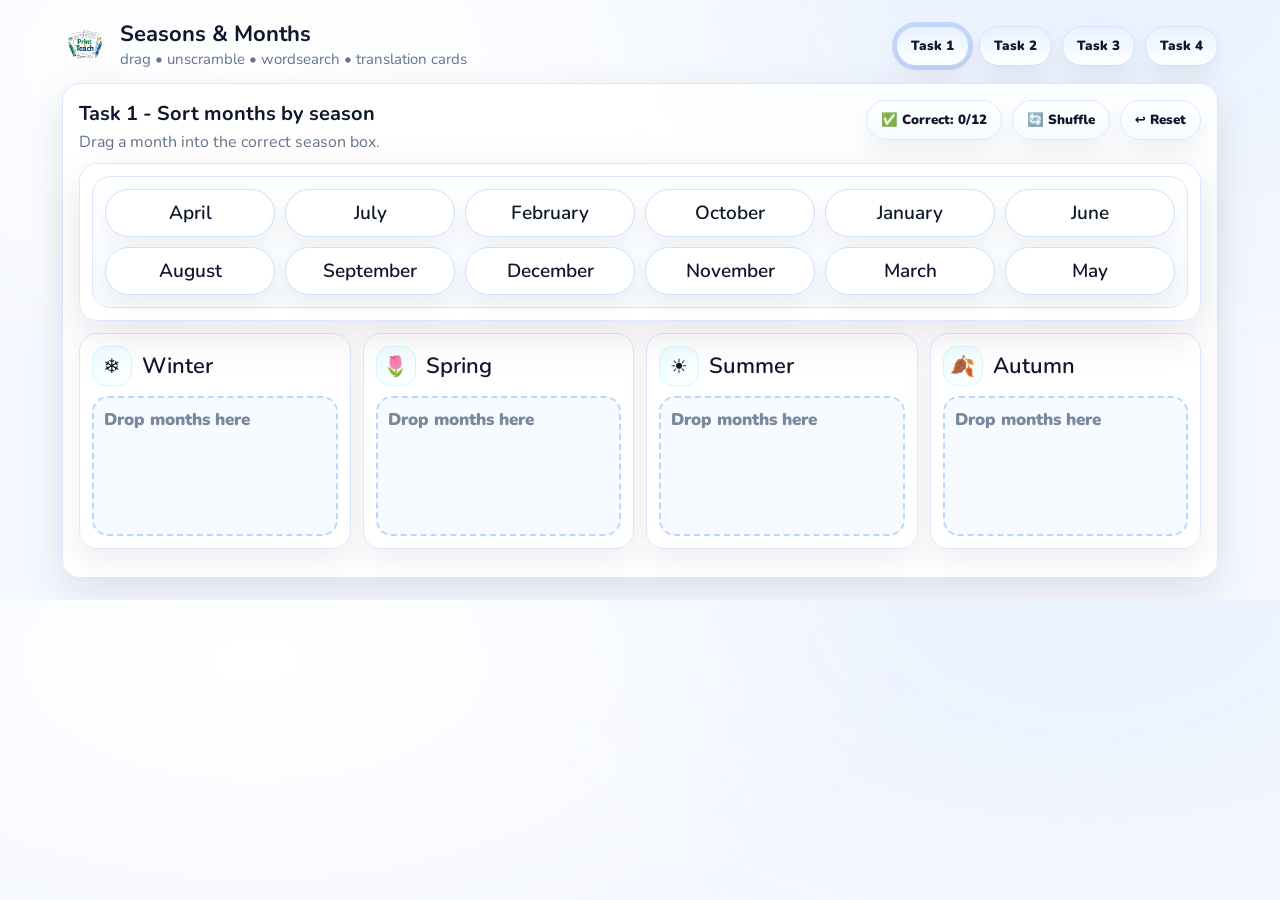
<file: seasons/index.html>
<!doctype html>
<html lang="en">
<head>
  <meta charset="utf-8" />
  <meta name="viewport" content="width=device-width,initial-scale=1" />
  <title>Seasons & Months • Mini Site</title>

  <link rel="preconnect" href="https://fonts.googleapis.com">
  <link rel="preconnect" href="https://fonts.gstatic.com" crossorigin>
  <link href="https://fonts.googleapis.com/css2?family=Nunito:wght@400;700;800;900&display=swap" rel="stylesheet">

  <link rel="stylesheet" href="style.css" />
</head>

<body>
  <div class="wrap">
    <header>
      <div class="title">
        <div class="badge">
          <img src="images/avatar.png" alt="Print & Teach">
        </div>
        <div>
          <h1>Seasons & Months</h1>
          <div class="sub">drag • unscramble • wordsearch • translation cards</div>
        </div>
      </div>

      <div class="topbar">
        <button class="btn primary active" data-tab="task1">Task 1</button>
        <button class="btn primary" data-tab="task2">Task 2</button>
        <button class="btn primary" data-tab="task3">Task 3</button>
        <button class="btn primary" data-tab="task4">Task 4</button>
        <button class="btn" id="soundBtn" title="Sound on/off">🔊 Sound: ON</button>
      </div>
    </header>

    <!-- TASK 1 -->
    <section id="task1" class="task active">
      <div class="panel">
        <div class="taskhead">
          <div>
            <h2>Task 1 - Sort months by season</h2>
            <div class="hint">Drag a month into the correct season box.</div>
          </div>
          <div class="stats">
            <button class="btn" id="t1Score">✅ Correct: <span id="t1Correct">0</span>/12</button>
            <button class="btn" id="t1Shuffle">🔄 Shuffle</button>
            <button class="btn" id="t1Reset">↩ Reset</button>
          </div>
        </div>

        <div class="t1-layout">
          <div class="panel inner">
            <div class="chips" id="t1Months"></div>
          </div>

          <div class="t1-boxes">
            <div class="seasonCard" data-season="winter">
              <div class="seasonHead">
                <div class="seasonIcon">❄️</div>
                <div class="seasonTitle">Winter</div>
              </div>
              <div class="dropzone" data-accept="winter">
                <div class="dropHint">Drop months here</div>
              </div>
            </div>

            <div class="seasonCard" data-season="spring">
              <div class="seasonHead">
                <div class="seasonIcon">🌷</div>
                <div class="seasonTitle">Spring</div>
              </div>
              <div class="dropzone" data-accept="spring">
                <div class="dropHint">Drop months here</div>
              </div>
            </div>

            <div class="seasonCard" data-season="summer">
              <div class="seasonHead">
                <div class="seasonIcon">☀️</div>
                <div class="seasonTitle">Summer</div>
              </div>
              <div class="dropzone" data-accept="summer">
                <div class="dropHint">Drop months here</div>
              </div>
            </div>

            <div class="seasonCard" data-season="autumn">
              <div class="seasonHead">
                <div class="seasonIcon">🍂</div>
                <div class="seasonTitle">Autumn</div>
              </div>
              <div class="dropzone" data-accept="autumn">
                <div class="dropHint">Drop months here</div>
              </div>
            </div>
          </div>
        </div>

        <div class="footnote"></div>
      </div>
    </section>

    <!-- TASK 2 -->
    <section id="task2" class="task">
      <div class="panel">
        <div class="taskhead">
          <div>
            <h2>Task 2 - Unscramble the month</h2>
            <div class="hint">Drag letters into the word.</div>
          </div>
          <div class="stats">
            <button class="btn" id="t2Score">⭐ <span id="t2Prog">0</span>/12</button>
            <button class="btn" id="t2New">🎲 New word</button>
            <button class="btn" id="t2Reset">↩ Reset</button>
          </div>
        </div>

        <div class="t2-wrap">
          <div class="bigCard">
            <div class="bigEmoji" id="t2Emoji">🗓️</div>
            <div class="bigWord" id="t2WordLabel">month</div>
          </div>

          <div class="slots" id="t2Slots"></div>
          <div class="lettersTray" id="t2Letters"></div>
          <div class="smallmuted" id="t2Status">Drag letters to build the word.</div>
        </div>
      </div>
    </section>

    <!-- TASK 3 -->
    <section id="task3" class="task">
      <div class="panel">
        <div class="taskhead">
          <div>
            <h2>Task 3 - Wordsearch (months)</h2>
            <div class="hint">Click a month on the right, then click letters in order in the grid. Words are placed horizontally or vertically.</div>
          </div>
          <div class="stats">
            <button class="btn" id="t3Score">⭐ Found: <span id="t3Found">0</span>/<span id="t3Total">12</span></button>
            <button class="btn" id="t3New">🧩 New grid</button>
          </div>
        </div>

        <div class="ws">
          <div class="board">
            <div class="boardgrid" id="wsGrid"></div>
            <div class="smallmuted" id="wsStatus"></div>
          </div>

          <div class="wlist">
            <h3>Months</h3>
            <div id="wsWords"></div>
            <div class="footnote"></div>
          </div>
        </div>
      </div>
    </section>

    <!-- TASK 4 -->
    <section id="task4" class="task">
      <div class="panel">
        <div class="taskhead">
          <div>
            <h2>Task 4 - Translation Cards</h2>
            <div class="hint">Click a card: read the sentence, then say it in English. Click to check.</div>
          </div>
          <div class="stats">
            <button class="btn" id="t4Reset">↩ Reset</button>
          </div>
        </div>

        <div class="memory-grid" id="t4Grid"></div>
        <div class="footnote"></div>
      </div>
    </section>
  </div>

  <script src="script.js"></script>
</body>
</html>
</file>
<file: bedroom/style.css>
:root{
  --bg:#fbf7f4;
  --panel:#fffaf7;
  --card:#ffffff;
  --ink:#3f3330;
  --muted:#7a6b66;
  --line:rgba(63,51,48,.14);
  --blue:#b9dcf0;
  --pink:#e6a2a4;
  --green:#dbe4b8;
  --violet:#c6cdf7;
  --good:#43c879;
  --bad:#ef4444;
  --shadow:0 18px 40px rgba(63,51,48,.10);
  --radius:24px;
}

*{box-sizing:border-box}

html,body{min-height:100%}

body{
  margin:0;
  font-family:"Nunito", system-ui, -apple-system, BlinkMacSystemFont, "Segoe UI", Arial, sans-serif;
  color:var(--ink);
  background:
    radial-gradient(900px 500px at 15% 0%, rgba(255,255,255,.95), transparent 65%),
    radial-gradient(900px 500px at 85% 10%, rgba(255,228,230,.55), transparent 65%),
    radial-gradient(1000px 700px at 50% 100%, rgba(219,228,184,.50), transparent 70%),
    linear-gradient(180deg,#fffaf7,#f8f1ec);
}

.wrap{
  min-height:100vh;
  display:flex;
  justify-content:center;
  align-items:flex-start;
  padding:28px 16px;
}

.app{
  width:min(1180px, 100%);
  min-height:720px;
  background:rgba(255,250,247,.92);
  border:1px solid var(--line);
  border-radius:30px;
  box-shadow:var(--shadow);
  overflow:hidden;
}

header{
  display:flex;
  justify-content:space-between;
  align-items:center;
  gap:16px;
  padding:18px 24px;
  background:rgba(255,255,255,.72);
  border-bottom:1px solid var(--line);
}
.brand{
  display:flex;
  align-items:center;
  gap:12px;
 
}

.brand img{
  width:44px;
  height:44px;
  object-fit:contain;
  display:block;
}
header h1{
  margin:0;
  font-size:32px;
  font-weight:900;
  color:#5a2f33;
}

header p{
  margin:4px 0 0;
  color:var(--muted);
  font-size:18px;
  font-weight:800;
}

.homeBtn,
.btn{
  border:1px solid var(--line);
  background:#fff;
  min-height:54px;
  padding:10px 18px;
  border-radius:18px;
  font-family:inherit;
  font-size:17px;
  font-weight:900;
  color:var(--ink);
  cursor:pointer;
}

.homeBtn{
  width:64px;
  font-size:24px;
}

.btn:hover,
.homeBtn:hover{
  background:#fff7ed;
}

/* HOME */

.home{
  padding:34px;
}

.homeIntro{
  text-align:center;
  margin-bottom:30px;
}

.homeIntro h2{
  margin:0;
  font-size:34px;
  font-weight:900;
  color:#5a2f33;
}

.homeIntro p{
  margin:8px 0 0;
  font-size:19px;
  color:var(--muted);
  font-weight:800;
}

.homeGrid{
  display:grid;
  grid-template-columns:repeat(2, minmax(0, 1fr));
  gap:22px;
}

.taskCard{
  border:1px solid var(--line);
  background:#fff;
  border-radius:28px;
  min-height:280px;
  padding:28px;
  text-align:left;
  cursor:pointer;
  box-shadow:0 12px 24px rgba(63,51,48,.08);
  font-family:inherit;
  color:var(--ink);
}

.taskCard:hover{
  transform:translateY(-2px);
  background:#fffdf8;
}

.taskIcon{
  width:88px;
  height:88px;
  border-radius:26px;
  display:grid;
  place-items:center;
  background:#f7e9e8;
  font-size:42px;
  margin-bottom:22px;
}

.taskCard h3{
  margin:0;
  font-size:30px;
  font-weight:900;
  color:#5a2f33;
}

.taskCard p{
  font-size:19px;
  color:var(--muted);
  font-weight:800;
  min-height:54px;
}

.taskCard span{
  color:#3d8b63;
  font-weight:900;
  font-size:18px;
}

/* STAGE */

.stage{
  min-height:620px;
}

.stageHead{
  padding:18px 22px;
  display:flex;
  justify-content:space-between;
  align-items:flex-start;
  gap:16px;
  border-bottom:1px solid var(--line);
  background:rgba(255,255,255,.68);
}

.stageHead h2{
  margin:0;
  font-size:28px;
  font-weight:900;
  color:#5a2f33;
}

.stageHead p{
  margin:6px 0 0;
  font-size:17px;
  color:var(--muted);
  font-weight:800;
}

.stats{
  display:flex;
  gap:10px;
  align-items:center;
  flex-wrap:wrap;
  justify-content:flex-end;
}

.stat{
  height:58px;
  min-width:132px;
  background:#fff;
  border:1px solid var(--line);
  border-radius:18px;
  padding:0 14px;
  display:flex;
  align-items:center;
  justify-content:space-between;
  gap:12px;
}

.stat span{
  color:var(--muted);
  font-weight:800;
}

.stat b{
  font-size:18px;
}

.stageBody{
  padding:22px;
}

/* DRAG */

.dragLayout{
  display:grid;
  grid-template-columns:1fr 260px;
  gap:18px;
  align-items:start;
}

.pictureGrid{
  display:grid;
  grid-template-columns:repeat(4, 1fr);
  gap:14px;
}

.picCard{
  background:#fff;
  border:1px solid var(--line);
  border-radius:22px;
  padding:10px;
  box-shadow:0 8px 18px rgba(63,51,48,.06);
}

.picBox{
  aspect-ratio:1/1;
  border-radius:18px;
  background:#fffaf7;
  border:1px dashed rgba(90,47,51,.18);
  display:grid;
  place-items:center;
  overflow:hidden;
 
}

.picBox img{
  max-width:88%;
  max-height:88%;
  object-fit:contain;
}

.dropBox{
  margin-top:8px;
  min-height:42px;
  border:2px dashed #9fd3ff;
  border-radius:14px;
  background:#fff;
  display:flex;
  align-items:center;
  justify-content:center;
  padding:6px 10px;
  font-size:17px;
  font-weight:900;
}

.dropBox.over{
  background:#eef8ff;
}

.dropBox.filled{
  border-style:solid;
  border-color:rgba(67,200,121,.70);
  background:#effff5;
}

.dropBox.wrong{
  border-color:var(--bad);
  background:#fff1f1;
}

.wordPanel{
  background:#fff;
  border:1px solid var(--line);
  border-radius:22px;
  padding:16px;
}

.wordPanel h3{
  margin:0 0 12px;
  color:#5a2f33;
  font-size:22px;
}

.wordChips{
  display:grid;
  grid-template-columns:1fr 1fr;
  gap:10px;
}

.wordChip{
  min-height:50px;
  border:1px solid rgba(67,200,121,.35);
  background:#fff;
  border-radius:999px;
  padding:8px 12px;
  display:flex;
  align-items:center;
  justify-content:center;
  font-size:17px;
  font-weight:900;
  cursor:grab;
  user-select:none;
}

.wordChip.used{
  opacity:.35;
  pointer-events:none;
  text-decoration:line-through;
}

.wordChip.wrong{
  background:#fff1f1;
  border-color:rgba(239,68,68,.60);
}

/* UNSCRAMBLE */

.unscrambleBox{
  min-height:480px;
  background:#fff;
  border:1px solid var(--line);
  border-radius:26px;
  padding:30px;
  display:flex;
  flex-direction:column;
  align-items:center;
  gap:26px;
}

.uImageCard{
  width:260px;
  min-height:190px;
  display:grid;
  place-items:center;
  background:#fffaf7;
  border-radius:24px;
}

.uImageCard img{
  max-width:190px;
  max-height:150px;
  object-fit:contain;
}

.uSlots,
.uLetters{
  display:flex;
  flex-wrap:wrap;
  justify-content:center;
  align-items:center;
  gap:8px;
  max-width:760px;
}

.uSlot,
.uLetter{
  width:52px;
  height:52px;
  border-radius:14px;
  display:flex;
  align-items:center;
  justify-content:center;
  font-size:28px;
  font-weight:900;
  line-height:1;
}

.uSlot{
  border:2px dashed #9fd3ff;
  background:#f7fbff;
}

.uSlot.over{
  background:#eef8ff;
}

.uSlot.correct{
  border-style:solid;
  border-color:rgba(67,200,121,.70);
  background:#effff5;
}

.uSlot.wrong{
  border-style:solid;
  border-color:var(--bad);
  background:#fff1f1;
}

.uLetter{
  border:2px solid #d7c2c4;
  background:#fff6f6;
  color:#5a2f33;
  cursor:grab;
  user-select:none;
}

.uLetter.used{
  visibility:hidden;
}

/* FINISH */

.finishBox{
  position:fixed;
  inset:0;
  background:rgba(63,51,48,.20);
  display:grid;
  place-items:center;
  z-index:10;
  padding:20px;
}

.finishCard{
  background:#fff;
  border-radius:28px;
  padding:30px;
  width:min(360px, 100%);
  text-align:center;
  box-shadow:var(--shadow);
}

.finishEmoji{
  font-size:54px;
}

.finishCard h2{
  margin:8px 0;
  color:#5a2f33;
}

.finishCard p{
  color:var(--muted);
  font-weight:800;
}

/* ADAPTIVE */

@media (max-width:900px){
  .homeGrid{
    grid-template-columns:1fr;
  }

  .stageHead{
    flex-direction:column;
  }

  .dragLayout{
    grid-template-columns:1fr;
  }

  .pictureGrid{
    grid-template-columns:repeat(3, 1fr);
  }
}

@media (max-width:600px){
  .wrap{
    padding:12px;
  }

  .app{
    border-radius:22px;
  }

  header{
    padding:14px;
  }

  header h1{
    font-size:26px;
  }

  .home,
  .stageBody{
    padding:14px;
  }

  .pictureGrid{
    grid-template-columns:repeat(2, 1fr);
  }

  .wordChips{
    grid-template-columns:1fr 1fr;
  }

  .uSlot,
  .uLetter{
    width:44px;
    height:44px;
    font-size:24px;
  }
}
</file>
<file: food-memory/style.css>
:root{
  --bg:#fff7ed;
  --card:#ffffff;
  --ink:#0f172a;
  --muted:#64748b;
  --line:#fde68a;
  --accent:#fb7185;
  --shadow: 0 14px 34px rgba(15,23,42,.12);
  --r:18px;
}

*{ box-sizing:border-box; }
html,body{ height:100%; }
body{
  margin:0;
  font-family: system-ui, -apple-system, Segoe UI, Roboto, Arial, "Noto Sans", sans-serif;
  background: radial-gradient(1200px 700px at 20% 10%, #fff1f2 0%, transparent 60%),
              radial-gradient(1000px 600px at 90% 20%, #ecfeff 0%, transparent 55%),
              var(--bg);
  color:var(--ink);
}

.wrap{
  max-width: 820px;
  margin: 0 auto;
  padding: 18px 14px 26px;
}

.top{
  display:flex;
  align-items:center;
  justify-content:space-between;
  gap:12px;
  margin-bottom: 14px;
}

.title{
  display:flex;
  align-items:center;
  gap:12px;
}

.badge{
  width:48px;
  height:48px;
  display:grid;
  place-items:center;
  border-radius: 16px;
  background: rgba(251,113,133,.15);
  border: 2px solid rgba(251,113,133,.25);
  font-size: 24px;
}

h1{
   margin-left: 30px;
  font-size: 22px;
  line-height: 1.1;
}
.hint{
  margin-top:4px;
  margin-left: 30px;
  color: var(--muted);
  font-size: 14px;
}

.actions{ display:flex; gap:10px; }

.btn{
  border: 2px solid rgba(15,23,42,.10);
  background: rgba(255,255,255,.75);
  backdrop-filter: blur(6px);
  border-radius: 14px;
  padding: 10px 12px;
  cursor:pointer;
  box-shadow: 0 10px 18px rgba(15,23,42,.08);
  font-size: 18px;
  line-height: 1;
}
.btn:active{ transform: translateY(1px); }
.btn.big{
  font-size: 18px;
  padding: 12px 16px;
  border-radius: 16px;
}

.grid {
  display: grid;
  grid-template-columns: repeat(5, 1fr);
  gap: 6px;
  max-width: 800px;
  margin: 0 auto;
}

@media (max-width: 860px){
  .grid{ grid-template-columns: repeat(4, 1fr); }
}
@media (max-width: 560px){
  .grid{ grid-template-columns: repeat(3, 1fr); }
}

.card{
  position: relative;
  aspect-ratio: 1 / 1;
  border-radius: var(--r);
  background: rgba(255,255,255,.85);
  border: 3px solid rgba(253,230,138,.9);
  box-shadow: var(--shadow);
  overflow:hidden;
  cursor:pointer;
  user-select:none;
  -webkit-tap-highlight-color: transparent;
  display:grid;
  place-items:center;
}

.card:focus-visible{
  outline: 4px solid rgba(251,113,133,.45);
  outline-offset: 3px;
}

.back{
  width:100%;
  height:100%;
  display:grid;
  place-items:center;
  font-size: 40px;
  background:
    radial-gradient(18px 18px at 25% 25%, rgba(251,113,133,.18) 0 60%, transparent 62%),
    radial-gradient(18px 18px at 75% 70%, rgba(56,189,248,.18) 0 60%, transparent 62%),
    rgba(255,255,255,.85);
}

.front{
  width:100%;
  height:100%;
  display:grid;
  place-items:center;
  padding: 10px;
  background: rgba(255,255,255,.95);
}

.front img{
  width: 90%;
  height: 90%;
  object-fit: contain;
  display:block;
}

.card.is-flipped .back{ display:none; }
.card:not(.is-flipped) .front{ display:none; }

.card.matched{
  border-color: rgba(34,197,94,.45);
  box-shadow: 0 18px 36px rgba(34,197,94,.12);
  cursor: default;
}

.win{
  position: fixed;
  inset: 0;
  background: rgba(15,23,42,.35);
  display:grid;
  place-items:center;
  padding: 18px;
}

.winCard{
  width: min(420px, 92vw);
  border-radius: 22px;
  background: rgba(255,255,255,.92);
  border: 2px solid rgba(15,23,42,.10);
  box-shadow: 0 24px 60px rgba(15,23,42,.25);
  padding: 18px 16px;
  text-align:center;
}

.winTitle{
  font-size: 26px;
  font-weight: 800;
  margin-bottom: 6px;
}
.winText{
  color: var(--muted);
  margin-bottom: 14px;
  font-size: 16px;
}
[hidden]{ display: none !important; }
</file>
<file: seasons/style.css>
:root{
  --bg:#f5f8ff;
  --card:#ffffff;
  --ink:#0f172a;
  --muted:#64748b;
  --line:#dbe7ff;

  --accent:#2563eb;
  --accent2:#14b8a6;
  --accent3:#f59e0b;

  --good:#22c55e;
  --bad:#ef4444;

  --soft:#eef5ff;
  --shadow: 0 14px 40px rgba(15,23,42,.10);
  --radius:18px;

  --font: "Nunito", system-ui, -apple-system, Segoe UI, Roboto, Arial, sans-serif;
  --fs:17px;
}

*{box-sizing:border-box}
html, body{overflow-x:hidden}

body{
  margin:0;
  font-family:var(--font);
  font-size:var(--fs);
  color:var(--ink);
  background:
    radial-gradient(1000px 520px at 20% 10%, #ffffff 0%, rgba(255,255,255,0) 65%),
    radial-gradient(900px 520px at 85% 0%, #e9f2ff 0%, rgba(233,242,255,0) 70%),
    var(--bg);
  -webkit-user-select:none;
  user-select:none;
}

.wrap{max-width:1200px;margin:0 auto;padding:22px}

header{
  display:flex;
  gap:14px;
  align-items:center;
  justify-content:space-between;
  flex-wrap:wrap;
  margin-bottom:14px;
}

.title{display:flex;gap:12px;align-items:center;}

.badge{
  width:46px;
  height:46px;
  border-radius:0;
  background:transparent;
  display:grid;
  place-items:center;
  box-shadow:none;
  font-size:24px;
  overflow:hidden;
  padding:0;
}

.badge img{
  width:100%;
  height:100%;
  object-fit:cover;
}

h1{margin:0;font-size:22px;line-height:1.15}
.sub{margin:2px 0 0;color:var(--muted);font-size:15px}

.topbar{display:flex;gap:10px;align-items:center;flex-wrap:wrap;}

.btn{
  border:1px solid var(--line);
  background:linear-gradient(180deg,#ffffff,#f7fbff);
  color:var(--ink);
  border-radius:999px;
  padding:10px 14px;
  font-family:var(--font);
  font-weight:900;
  cursor:pointer;
  box-shadow:0 10px 24px rgba(15,23,42,.06);
  transition:transform .08s ease, box-shadow .2s ease, border-color .2s ease, outline-color .2s ease;
  user-select:none;
  white-space:nowrap;
}
.btn:hover{transform:translateY(-1px);box-shadow:0 14px 30px rgba(15,23,42,.10);border-color:#c8dcff}
.btn:active{transform:translateY(0)}
.btn.primary{background:linear-gradient(180deg,#e8f1ff,#ffffff);border-color:#cfe2ff;}
.btn.active{outline:4px solid rgba(37,99,235,.20);border-color:#bcd7ff;}
.btn.good{border-color:rgba(34,197,94,.35); background:linear-gradient(180deg,#eafff2,#ffffff)}
.btn.bad{border-color:rgba(239,68,68,.35); background:linear-gradient(180deg,#ffecec,#ffffff)}

.panel{
  background:rgba(255,255,255,.84);
  border:1px solid var(--line);
  border-radius:var(--radius);
  box-shadow:var(--shadow);
  padding:16px;
  backdrop-filter: blur(6px);
}

.panel.inner{padding:12px}

.task{display:none}
.task.active{display:block}

.taskhead{
  display:flex;
  justify-content:space-between;
  gap:12px;
  align-items:flex-start;
  flex-wrap:wrap;
  margin-bottom:10px;
}

.taskhead h2{margin:0;font-size:20px}
.hint{color:var(--muted);font-size:16px;margin:4px 0 0}
.stats{display:flex;gap:10px;flex-wrap:wrap;align-items:center;color:var(--muted);font-weight:900;}
.footnote{color:var(--muted);font-size:14px;margin-top:12px}
.smallmuted{color:var(--muted);margin:10px 0 0;font-weight:800}

/* ===== Task 1 ===== */
.t1-layout{
  display:grid;
  grid-template-columns: 1fr;
  gap:12px;
}

.chips{
  display:grid;
  grid-template-columns:repeat(6, minmax(0, 1fr));
  gap:10px;
  padding:12px;
  background:linear-gradient(180deg,#ffffff,#f6fbff);
  border:1px solid var(--line);
  border-radius:var(--radius);
  min-height:auto;
  align-items:center;
}

.chip{
  width:100%;
  text-align:center;
  border:1px solid #cfe2ff;
  background:#fff;
  border-radius:999px;
  padding:10px 14px;
  font-weight:600;
  font-size:19px;
  cursor:grab;
  box-shadow:0 10px 24px rgba(15,23,42,.06);
  user-select:none;
  transition:transform .08s ease, border-color .2s ease, background .2s ease, opacity .2s ease;
}

@media (max-width: 900px){
  .chips{ grid-template-columns:repeat(4, minmax(0,1fr)); }
}
@media (max-width: 520px){
  .chips{ grid-template-columns:repeat(2, minmax(0,1fr)); }
}

.chip:active{cursor:grabbing;transform:scale(.98)}
.chip.used{opacity:.45;cursor:not-allowed;text-decoration:line-through;}
.chip.correct{border-color:rgba(34,197,94,.55); background:#f0fff5}
.chip.wrong{border-color:rgba(239,68,68,.55); background:#fff1f1}

.t1-boxes{
  display:grid;
  grid-template-columns:repeat(4, minmax(200px, 1fr));
  gap:12px;
}
@media (max-width: 980px){ .t1-boxes{grid-template-columns:repeat(2, minmax(200px, 1fr));} }
@media (max-width: 520px){ .t1-boxes{grid-template-columns:1fr;} }

.seasonCard{
  background:#fff;
  border:1px solid var(--line);
  border-radius:var(--radius);
  box-shadow:0 12px 28px rgba(15,23,42,.06);
  padding:12px;
  display:grid;
  gap:10px;
  align-content:start;
  min-height:210px;
}

.seasonHead{
  display:flex;
  gap:10px;
  align-items:center;
}
.seasonIcon{
  width:40px;height:40px;border-radius:14px;
  background:linear-gradient(135deg,#ecfeff,#ffffff);
  border:1px solid #cffafe;
  display:grid;place-items:center;
  font-size:20px;
}
.seasonTitle{font-weight:600;font-size:22px}

.dropzone{
  border-radius:16px;
  border:2px dashed #bcd7ff;
  background:#f7fbff;
  min-height:140px;
  padding:10px;
  display:flex;
  flex-wrap:wrap;
  gap:10px;
  align-content:flex-start;
  transition:border-color .2s ease, background .2s ease;
}
.dropzone.over{border-color:var(--accent); background:#eef6ff}
.dropHint{
  width:100%;
  color:var(--muted);
  font-weight:900;
  opacity:.85;
}
.dropzone.filled .dropHint{display:none}

.badflash{
  border-color:rgba(239,68,68,.75) !important;
  background:#ffecec !important;
}

/* ===== Task 2 ===== */
.t2-wrap{
  display:grid;
  gap:14px;
  justify-items:center;
  text-align:center;
  padding:10px 0 4px;
}

.bigCard{
  width:min(560px, 100%);
  background:linear-gradient(180deg,#ffffff,#f7fbff);
  border:1px solid var(--line);
  border-radius:22px;
  padding:18px 16px;
  box-shadow:0 12px 28px rgba(15,23,42,.06);
  display:grid;
  gap:6px;
}
.bigEmoji{font-size:42px}
.bigWord{
  font-weight:950;
  font-size:28px;
  letter-spacing:.2px;
}

.slots{
  display:flex;
  gap:10px;
  justify-content:center;
  flex-wrap:wrap;
}

.slot{
  width:56px;height:56px;
  border-radius:16px;
  border:2px dashed #bcd7ff;
  background:#f7fbff;
  display:grid;place-items:center;
  font-weight:950;
  font-size:24px;
  line-height:1;
  user-select:none;
  transition:transform .08s ease, background .15s ease, border-color .15s ease;
}
.slot.filled{
  border-style:solid;
  border-color:rgba(34,197,94,.55);
  background:#eafff2;
}
.slot.badflash{
  border-style:solid;
  border-color:rgba(239,68,68,.75);
  background:#ffecec;
}

.lettersTray{
  width:min(760px, 100%);
  display:flex;
  gap:10px;
  justify-content:center;
  flex-wrap:wrap;
  padding:12px;
  border-radius:22px;
  border:1px solid var(--line);
  background:linear-gradient(180deg,#ffffff,#f6fbff);
  box-shadow:0 12px 28px rgba(15,23,42,.06);
}

.letter{
  width:56px;height:56px;
  border-radius:16px;
  border:2px solid #cfe2ff;
  background:#eef5ff;
  display:grid;place-items:center;
  font-weight:950;
  font-size:24px;
  cursor:grab;
  user-select:none;
  transition:transform .08s ease, opacity .2s ease;
}
.letter:active{cursor:grabbing;transform:scale(.98)}
.letter.used{visibility:hidden}

/* ===== Task 3 ===== */
.ws{
  display:grid;
  grid-template-columns: minmax(0, 1fr) 360px;
  gap:12px;
  align-items:stretch;
}
@media (max-width: 980px){ .ws{grid-template-columns:1fr} }

.board{
  background:#fff;
  border:1px solid var(--line);
  border-radius:var(--radius);
  padding:10px;
  box-shadow:0 12px 28px rgba(15,23,42,.06);
  height:100%;
  display:flex;
  flex-direction:column;
  min-width:0;
}

.boardgrid{
  --cell: 38px;
  display:grid;
  grid-template-columns: repeat(var(--n), var(--cell));
  gap:5px;
  justify-content:center;
}

.cell{
  width:var(--cell);
  height:var(--cell);
  border-radius:12px;
  border:2px solid #cfe2ff;
  background:#f7fbff;
  font-weight:950;
  display:grid;
  place-items:center;
  cursor:pointer;
  user-select:none;
  transition:transform .05s ease, background .15s ease, border-color .15s ease;
}
.cell:hover{transform:translateY(-1px)}
.cell.good{background:#eafff2;border-color:rgba(34,197,94,.55)}
.cell.locked{background:#eafff2;border-color:rgba(34,197,94,.55); cursor:default}
.cell.bad{background:#ffecec;border-color:rgba(239,68,68,.55)}

.wlist{
  background:#fff;
  border:1px solid var(--line);
  border-radius:var(--radius);
  padding:14px;
  box-shadow:0 12px 28px rgba(15,23,42,.06);
  height:100%;
  display:flex;
  flex-direction:column;
  min-width:0;
}
.wlist h3{margin:0 0 10px}

#wsWords{
  display:grid;
  grid-template-columns: repeat(2, 1fr);
  gap:10px 12px;
  align-content:start;
  margin-top:6px;
}

#wsWords .wordbtn{
  width:100%;
  text-align:center;
  border:1px solid var(--line);
  background:linear-gradient(180deg,#ffffff,#f7fbff);
  border-radius:16px;
  padding:12px 10px;
  font-weight:600;
  font-size:19px;
  line-height:1.05;
  cursor:pointer;
  margin:0;
  box-shadow:0 10px 24px rgba(15,23,42,.06);
  transition:transform .08s ease, box-shadow .2s ease, border-color .2s ease;
}
#wsWords .wordbtn:hover{transform:translateY(-1px);box-shadow:0 14px 30px rgba(15,23,42,.10);border-color:#c8dcff}
#wsWords .wordbtn:active{transform:translateY(0)}
#wsWords .wordbtn.active{
  border-color:var(--accent);
  outline:4px solid rgba(37,99,235,.22);
  background:linear-gradient(180deg,#e0edff,#ffffff);
  box-shadow:0 0 0 4px rgba(37,99,235,.12), 0 14px 30px rgba(37,99,235,.18);
}
#wsWords .wordbtn.found{
  background:linear-gradient(180deg,#eafff2,#ffffff);
  border-color:rgba(34,197,94,.55)
}

/* optional hidden buttons */
#soundBtn{ display:none !important; }
#t3New{ display:none !important; }

/* ===== Task 4 ===== */
.memory-grid{
  display:grid;
  grid-template-columns: repeat(5, minmax(150px, 1fr));
  gap:14px;
  margin-top:12px;
}

.translation-card{
  position:relative;
  min-height:180px;
  cursor:pointer;
}

.translation-card .card-inner{
  position:relative;
  width:100%;
  height:100%;
  min-height:180px;
}

.translation-card .card-face{
  position:absolute;
  inset:0;
  border-radius:18px;
  border:2px solid #cfe2ff;
  background:linear-gradient(180deg,#ffffff,#f7fbff);
  box-shadow:0 10px 24px rgba(15,23,42,.06);
  padding:14px;
  display:none;
  flex-direction:column;
  align-items:center;
  justify-content:center;
  gap:10px;
  text-align:center;
}

.translation-card .card-cover{
  display:flex;
}

.translation-card.show-ru .card-cover{
  display:none;
}
.translation-card.show-ru .card-front{
  display:flex;
}

.translation-card.show-en .card-cover{
  display:none;
}
.translation-card.show-en .card-back{
  display:flex;
}

.translation-card .card-back{
  background:linear-gradient(180deg,#eef6ff,#ffffff);
  border-color:#bcd7ff;
}

.card-label{
  font-size:13px;
  font-weight:900;
  letter-spacing:.8px;
  color:var(--muted);
  background:#eef5ff;
  border:1px solid #dbe7ff;
  border-radius:999px;
  padding:4px 10px;
}

.card-text{
  font-size:18px;
  line-height:1.3;
  font-weight:800;
  color:var(--ink);
}

.paper-stack{
  position:relative;
  width:90px;
  height:110px;
}

.paper{
  position:absolute;
  width:78px;
  height:96px;
  background:#fff;
  border:2px solid #cbdaf7;
  border-radius:10px;
  box-shadow:0 6px 14px rgba(15,23,42,.05);
}

.paper::after{
  content:'';
  position:absolute;
  left:10px;
  right:10px;
  top:18px;
  height:2px;
  background:#dbe7ff;
  box-shadow:
    0 12px 0 #dbe7ff,
    0 24px 0 #dbe7ff,
    0 36px 0 #dbe7ff;
}

.paper-1{
  left:6px;
  top:10px;
  transform:rotate(-8deg);
}

.paper-2{
  left:14px;
  top:4px;
  transform:rotate(6deg);
}

.paper-3{
  left:10px;
  top:8px;
  transform:rotate(0deg);
}

.translation-card:hover .card-face{
  border-color:#bcd7ff;
}

@media (max-width: 1100px){
  .memory-grid{
    grid-template-columns: repeat(4, minmax(150px, 1fr));
  }
}

@media (max-width: 900px){
  .memory-grid{
    grid-template-columns: repeat(3, minmax(150px, 1fr));
  }

  .chips{ grid-template-columns:repeat(4, minmax(0,1fr)); }
}

@media (max-width: 680px){
  .memory-grid{
    grid-template-columns: repeat(2, minmax(140px, 1fr));
  }
}

@media (max-width: 520px){
  .chips{ grid-template-columns:repeat(2, minmax(0,1fr)); }
  .t1-boxes{grid-template-columns:1fr;}
}

@media (max-width: 480px){
  .memory-grid{
    grid-template-columns: 1fr;
  }

  .card-text{
    font-size:17px;
  }
}
</file>
